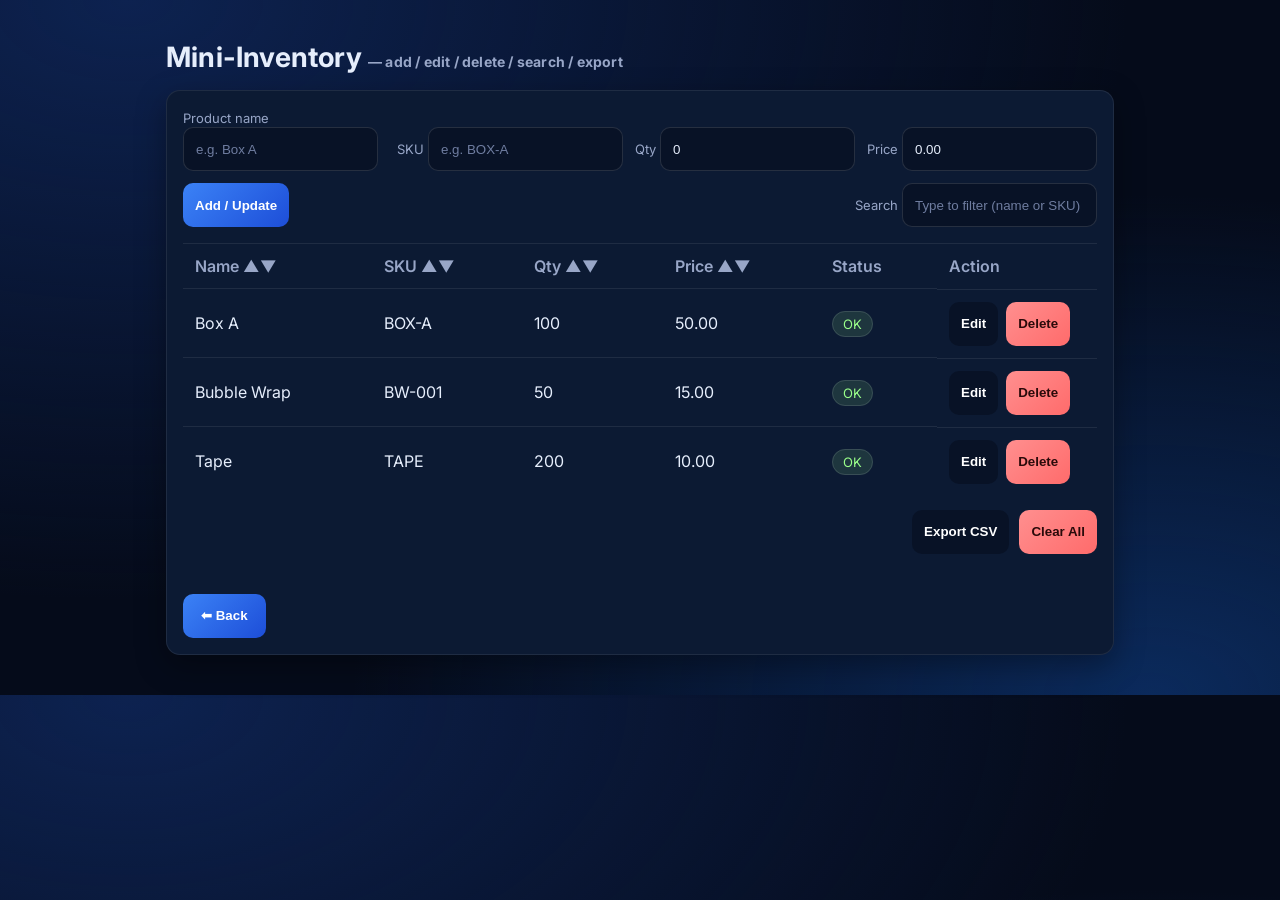
<file: index2.html>
<!DOCTYPE html>
<html lang="en">
<head>
<meta charset="UTF-8" />
<meta name="theme-color" content="#050b1a">
<meta name="viewport" content="width=device-width, initial-scale=1.0"/>
<title>Mini-Inventory</title>
<link rel="preconnect" href="https://fonts.googleapis.com">
<link href="https://fonts.googleapis.com/css2?family=Inter:wght@400;600&display=swap" rel="stylesheet">
<style>
  :root{ --bg:#050b1a; --card:#0c1a33; --text:#e6eefc; --muted:#98a6c7; --accent:#4cc9ff; --danger:#ff6b6b; --ok:#9aff8a;}
  *{ box-sizing:border-box }
  body{ margin:0; font-family:Inter,system-ui,Segoe UI,Arial; background:radial-gradient(1000px 600px at 10% 0%, #0d2250, transparent),radial-gradient(800px 500px at 90% 100%, #0b2a5c, transparent), var(--bg); color:var(--text); }
  .wrap{ max-width:61.25rem; margin:40px auto; padding:0 16px; }
  h1{ margin:0 0 16px; font-size:clamp(1.4rem,1.1rem + 1.2vw,1.75rem); letter-spacing:.2px }
  .bar{ display:flex; gap:12px; flex-wrap:wrap; align-items:end; margin-bottom:16px }
  .card{ background:var(--card); border:1px solid rgba(255,255,255,.08); border-radius:14px; padding:16px; box-shadow:0 10px 30px rgba(0,0,0,.35) }
  label{ font-size:.8125rem; color:var(--muted) }
  input,select,button{ height:42px; border-radius:10px; border:1px solid rgba(255,255,255,.12); background:#081226; color:var(--text); padding:0 12px; outline:none }
  input::placeholder{ color:#6f7da0 }
  button{ background:linear-gradient(135deg,#3b82f6,#1d4ed8); color:#fff; border:none; font-weight:600; cursor:pointer }
  button.secondary{ background:#081226 }
  button.danger{ background:linear-gradient(135deg,#ff8f8f,#ff6b6b); color:#2a0a0a }
  .grow{ flex:1 }
  table{ width:100%; border-collapse:collapse; }
  th,td{ padding:12px; border-top:1px solid rgba(255,255,255,.08); text-align:left; }
  th{ color:var(--muted); font-weight:600; cursor:pointer; user-select:none }
  .row-actions{ display:flex; gap:8px }
  .pill{ padding:4px 10px; border-radius:999px; font-size:.8125rem; border:1px solid rgba(255,255,255,.12)}
  .pill-ok{ background:rgba(154,255,138,.12); color:var(--ok) }
  .pill-low{ background:rgba(255,107,107,.12); color:var(--danger) }
  .footer{ margin-top:14px; display:flex; gap:10px; justify-content:flex-end }
  .table-wrap{ overflow-x:auto; -webkit-overflow-scrolling:touch }
  .goto-btn{ height:42px; padding:0 18px; border-radius:10px; border:none; color:#fff; font-weight:600; cursor:pointer; background:linear-gradient(135deg,#3b82f6,#1d4ed8) }
  @media (min-width:1600px){ html{ font-size:clamp(16px,calc(16px + (100vw - 1600px)*.0075),22px) } }
  button,select,input{ min-height:44px }
  @media (max-width:680px){
    .hide-sm{ display:none }
    .wrap{ margin:20px auto }
    h1{ font-size:22px }
    .bar > div{ flex:1 1 calc(50% - 12px); min-width:0 }
    .bar > .grow, .bar > div:first-child{ flex-basis:100% }
    .bar input, .bar button{ width:100% }
    th,td{ padding:10px 8px }
    .row-actions{ flex-direction:column }
    th:last-child{ width:auto !important }
    .footer{ justify-content:stretch }
    .footer button{ flex:1 }
  }
</style>
</head>
<body>
<div class="wrap">
    
  <h1>Mini-Inventory <span style="font-size:.875rem;color:var(--muted)">— add / edit / delete / search / export</span></h1>

  <!-- Top bar: form + search -->
  <div class="card">
    <div class="bar">
      <div class="grow">
        <label>Product name</label>
        <input id="name" class="grow" placeholder="e.g. Box A" />
      </div>
      <div>
        <label>SKU</label>
        <input id="sku" placeholder="e.g. BOX-A"/>
      </div>
      <div>
        <label>Qty</label>
        <input id="qty" type="number" min="0" value="0"/>
      </div>
      <div>
        <label>Price</label>
        <input id="price" type="number" min="0" step="0.01" value="0.00"/>
      </div>
      <div>
        <button id="btnAdd">Add / Update</button>
      </div>
      <div class="grow" style="text-align:right">
        <label>Search</label>
        <input id="search" class="grow" placeholder="Type to filter (name or SKU)"/>
      </div>
    </div>

    <div class="table-wrap">
    <table id="tbl">
      <thead>
        <tr>
          <th data-sort="name">Name ▲▼</th>
          <th class="hide-sm" data-sort="sku">SKU ▲▼</th>
          <th data-sort="qty">Qty ▲▼</th>
          <th class="hide-sm" data-sort="price">Price ▲▼</th>
          <th>Status</th>
          <th style="width:160px">Action</th>
        </tr>
      </thead>
      <tbody></tbody>
    </table>

    <div class="footer">
      <button id="btnExport" class="secondary">Export CSV</button>
      <button id="btnClear" class="danger">Clear All</button>
    </div>
  </div><br><br>
  <button class="goto-btn" onclick="window.location.href='index.html'">
    ⬅ Back
  </button>
</div>

<script>
/* ===== State & Persistence ===== */
const KEY = "mini_inventory_v1";
let items = load();
let sortBy = "name";
let sortAsc = true;
let editingId = null;

function load(){
  try{ return JSON.parse(localStorage.getItem(KEY)) ?? seed(); }
  catch{ return seed(); }
}
function save(){ localStorage.setItem(KEY, JSON.stringify(items)); }
function seed(){
  return [
    { id: 1, name:"Box A", sku:"BOX-A", qty:100, price:50.00 },
    { id: 2, name:"Tape", sku:"TAPE", qty:200, price:10.00 },
    { id: 3, name:"Bubble Wrap", sku:"BW-001", qty:50, price:15.00 },
  ];
}

/* ===== DOM refs ===== */
const $ = (q)=>document.querySelector(q);
const $tbody = $("#tbl tbody");
const $name = $("#name"), $sku = $("#sku"), $qty = $("#qty"), $price = $("#price");
const $search = $("#search");

/* ===== Render ===== */
function render(){
  const q = $search.value.trim().toLowerCase();
  const data = items
      .filter(x => !q || x.name.toLowerCase().includes(q) || (x.sku||"").toLowerCase().includes(q))
      .sort((a,b)=>{
        const A = (a[sortBy] ?? "").toString().toLowerCase();
        const B = (b[sortBy] ?? "").toString().toLowerCase();
        if(A < B) return sortAsc ? -1 : 1;
        if(A > B) return sortAsc ? 1 : -1;
        return 0;
      });

  $tbody.innerHTML = data.map(x=>`
    <tr>
      <td>${escapeHtml(x.name)}</td>
      <td class="hide-sm">${escapeHtml(x.sku||"")}</td>
      <td>${x.qty}</td>
      <td class="hide-sm">${x.price.toFixed(2)}</td>
      <td>
        <span class="pill ${x.qty>20?'pill-ok':'pill-low'}">
          ${x.qty>20?'OK':'LOW'}
        </span>
      </td>
      <td class="row-actions">
        <button class="secondary" onclick="edit(${x.id})">Edit</button>
        <button class="danger" onclick="removeItem(${x.id})">Delete</button>
      </td>
    </tr>
  `).join("");
}
function escapeHtml(s){ return s.replace(/[&<>"']/g, m=>({ "&":"&amp;","<":"&lt;",">":"&gt;","\"":"&quot;","'":"&#39;" }[m])); }

/* ===== Actions ===== */
function addOrUpdate(){
  const name = $name.value.trim();
  const sku  = $sku.value.trim();
  const qty  = Math.max(0, Number($qty.value||0));
  const price= Math.max(0, Number($price.value||0));

  if(!name){ alert("Please enter product name"); return; }

  if(editingId){
    const i = items.findIndex(x=>x.id===editingId);
    if(i>-1) items[i] = { ...items[i], name, sku, qty, price };
    editingId = null;
    $("#btnAdd").textContent = "Add / Update";
  }else{
    const id = items.length ? Math.max(...items.map(x=>x.id))+1 : 1;
    items.push({ id, name, sku, qty, price });
  }
  clearForm();
  save(); render();
}
function edit(id){
  const x = items.find(x=>x.id===id);
  if(!x) return;
  $name.value = x.name; $sku.value = x.sku||""; $qty.value = x.qty; $price.value = x.price;
  editingId = id; $("#btnAdd").textContent = "Update";
  $name.focus();
}
function removeItem(id){
  if(!confirm("Delete this item?")) return;
  items = items.filter(x=>x.id!==id);
  save(); render();
}
function clearAll(){
  if(!confirm("Clear all items?")) return;
  items = []; save(); render();
}
function clearForm(){ $name.value=""; $sku.value=""; $qty.value="0"; $price.value="0.00"; }

/* ===== Sorting / Search ===== */
document.querySelectorAll("th[data-sort]").forEach(th=>{
  th.addEventListener("click", ()=>{
    const key = th.getAttribute("data-sort");
    if(sortBy === key) sortAsc = !sortAsc; else { sortBy = key; sortAsc = true; }
    render();
  });
});
$search.addEventListener("input", render);

/* ===== Export CSV ===== */
function exportCSV(){
  const rows = [["Name","SKU","Qty","Price"]];
  items.forEach(x=>rows.push([x.name, x.sku||"", x.qty, x.price]));
  const csv = rows.map(r=>r.map(v=>`"${String(v).replace(/"/g,'""')}"`).join(",")).join("\r\n");
  const blob = new Blob([csv], {type:"text/csv;charset=utf-8"});
  const url = URL.createObjectURL(blob);
  const a = document.createElement("a");
  a.href = url; a.download = "inventory.csv"; a.click();
  URL.revokeObjectURL(url);
}

/* ===== Wire events ===== */
$("#btnAdd").addEventListener("click", addOrUpdate);
$("#btnClear").addEventListener("click", clearAll);
$("#btnExport").addEventListener("click", exportCSV);

/* ===== First render ===== */
render();
</script>
</body>
</html>
</file>
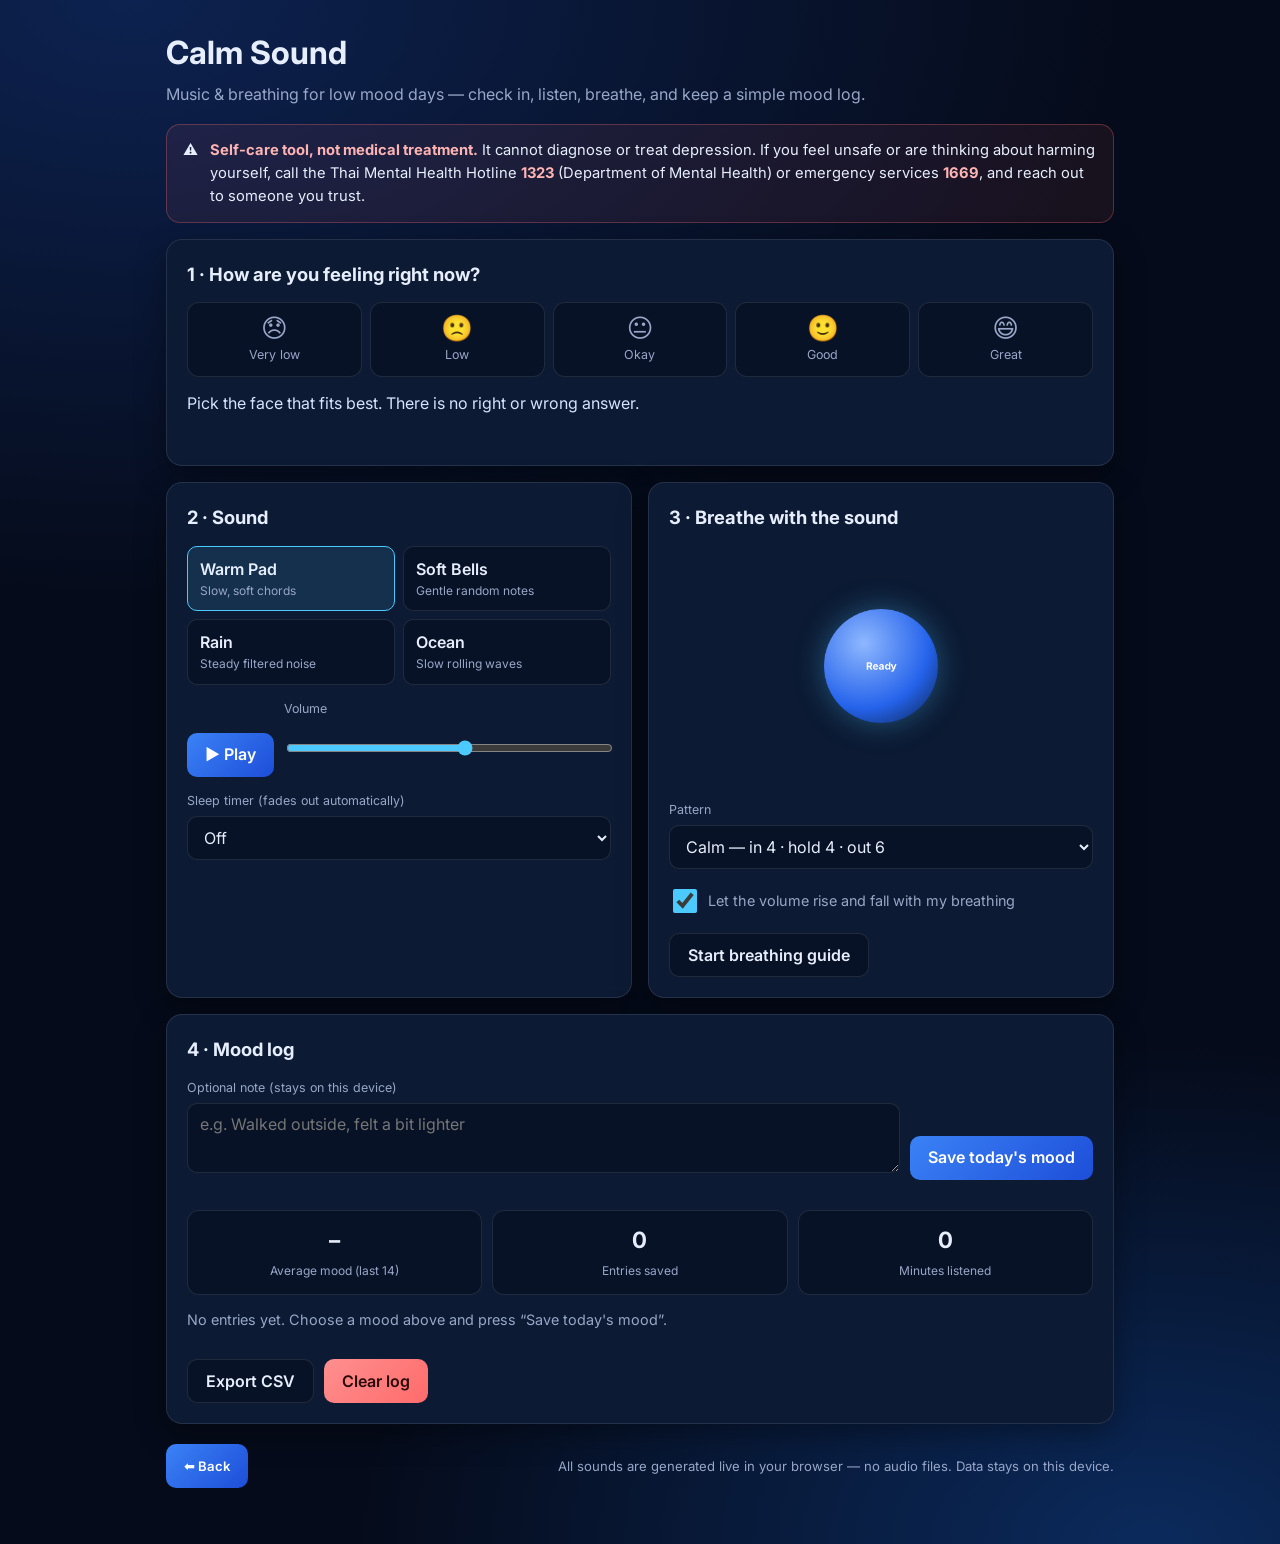
<file: index3.html>
<!DOCTYPE html>
<html lang="en">
<head>
<meta charset="UTF-8" />
<meta name="theme-color" content="#050b1a">
<meta name="viewport" content="width=device-width, initial-scale=1.0"/>
<title>Calm Sound — Music Therapy for Low Mood</title>
<link rel="preconnect" href="https://fonts.googleapis.com">
<link href="https://fonts.googleapis.com/css2?family=Inter:wght@400;600;700&display=swap" rel="stylesheet">
<style>
  :root{
    --bg:#050b1a; --card:#0c1a33; --card2:#081226; --text:#e6eefc; --muted:#98a6c7;
    --accent:#4cc9ff; --accent2:#8fb8ff; --danger:#ff6b6b; --ok:#9aff8a;
    --line:rgba(255,255,255,.1);
  }
  *{ box-sizing:border-box }
  html{ -webkit-text-size-adjust:100% }
  body{
    margin:0; font-family:Inter,system-ui,"Segoe UI",Arial,sans-serif; color:var(--text); line-height:1.55;
    background:radial-gradient(1000px 600px at 10% 0%, #0d2250, transparent),
               radial-gradient(800px 500px at 90% 100%, #0b2a5c, transparent), var(--bg);
    min-height:100vh;
  }
  .wrap{ max-width:61.25rem; margin:0 auto; padding:28px 16px 56px }
  h1{ margin:0 0 4px; font-size:clamp(1.5rem,5vw,2rem) }
  h2{ margin:0 0 14px; font-size:1.15rem }
  .sub{ color:var(--muted); margin:0 0 18px }
  .grid{ display:grid; grid-template-columns:repeat(2,minmax(0,1fr)); gap:16px }
  .full{ grid-column:1 / -1 }
  .card{ background:var(--card); border:1px solid var(--line); border-radius:16px; padding:20px; box-shadow:0 10px 30px rgba(0,0,0,.35); min-width:0 }

  .notice{ display:flex; gap:12px; background:rgba(255,107,107,.08); border:1px solid rgba(255,107,107,.3); border-radius:14px; padding:14px 16px; margin-bottom:16px; font-size:.92rem }
  .notice strong{ color:#ffb4b4 }

  button, select, input, textarea{ font:inherit; color:var(--text) }
  button{ min-height:44px; padding:0 18px; border:none; border-radius:10px; font-weight:600; cursor:pointer; color:#fff; background:linear-gradient(135deg,#3b82f6,#1d4ed8) }
  button.secondary{ background:var(--card2); color:var(--text); border:1px solid var(--line) }
  button.danger{ background:linear-gradient(135deg,#ff8f8f,#ff6b6b); color:#2a0a0a }
  button:disabled{ opacity:.5; cursor:not-allowed }
  button:focus-visible, select:focus-visible, input:focus-visible, textarea:focus-visible, .mood input:focus-visible + span{ outline:2px solid var(--accent); outline-offset:2px }
  select, textarea, input[type=text]{ width:100%; min-height:44px; background:var(--card2); border:1px solid var(--line); border-radius:10px; padding:8px 12px }
  textarea{ resize:vertical; min-height:70px }
  label.l{ display:block; font-size:.78rem; color:var(--muted); margin:0 0 6px }

  /* mood picker */
  .moods{ display:grid; grid-template-columns:repeat(5,minmax(0,1fr)); gap:8px; border:0; padding:0; margin:0 }
  .moods legend{ padding:0; margin-bottom:10px; font-weight:600 }
  .mood{ position:relative }
  .mood input{ position:absolute; opacity:0; inset:0; cursor:pointer; margin:0; width:100%; height:100% }
  .mood span{ min-height:44px; display:flex; flex-direction:column; align-items:center; gap:4px; padding:12px 4px; border-radius:12px; background:var(--card2); border:1px solid var(--line); font-size:.78rem; color:var(--muted); text-align:center; transition:border-color .2s, background .2s }
  .mood span b{ font-size:1.6rem; line-height:1 }
  .mood input:checked + span{ border-color:var(--accent); background:rgba(76,201,255,.12); color:var(--text) }
  #moodMsg{ margin:14px 0 0; min-height:3em; color:#d6e2ff }
  #suggest{ margin:6px 0 0; color:var(--accent2); font-size:.92rem }

  /* player */
  .row{ display:flex; gap:10px; flex-wrap:wrap; align-items:end }
  .row > *{ min-width:0 }
  .grow{ flex:1 1 180px }
  .presets{ display:grid; grid-template-columns:repeat(2,minmax(0,1fr)); gap:8px; margin-bottom:14px }
  .preset{ text-align:left; background:var(--card2); color:var(--text); border:1px solid var(--line); padding:10px 12px; min-height:60px }
  .preset small{ display:block; font-weight:400; color:var(--muted); font-size:.75rem }
  .preset[aria-pressed=true]{ border-color:var(--accent); background:rgba(76,201,255,.12) }
  input[type=range]{ width:100%; accent-color:var(--accent); min-height:44px }
  .status{ color:var(--muted); font-size:.88rem; margin:10px 0 0; min-height:1.4em }

  /* breathing */
  .breath-stage{ display:grid; place-items:center; height:210px; margin:6px 0 14px }
  .orb{ width:170px; height:170px; border-radius:50%; display:grid; place-items:center; text-align:center;
        background:radial-gradient(circle at 35% 30%, #8fb8ff, #2563eb 60%, #0a1f44 100%);
        box-shadow:0 0 50px rgba(76,201,255,.35); transform:scale(.6); will-change:transform }
  .orb .t{ font-weight:700; font-size:1.05rem; color:#fff }
  .orb .n{ font-size:1.6rem; color:#fff }
  .reduce .orb{ transform:none !important; transition:none !important }
  .check{ display:flex; align-items:center; gap:8px; font-size:.9rem; color:var(--muted); margin:10px 0 }
  .check{ min-height:44px }
  .check input{ width:24px; height:24px; accent-color:var(--accent); flex:0 0 auto }

  /* log */
  .stats{ display:grid; grid-template-columns:repeat(3,minmax(0,1fr)); gap:10px; margin-bottom:14px }
  .stat{ background:var(--card2); border:1px solid var(--line); border-radius:12px; padding:12px; text-align:center }
  .stat b{ display:block; font-size:1.4rem }
  .stat span{ font-size:.75rem; color:var(--muted) }
  .chart{ width:100%; height:auto; background:var(--card2); border:1px solid var(--line); border-radius:12px }
  .empty{ color:var(--muted); font-size:.9rem; margin:8px 0 }
  ul.log{ list-style:none; margin:14px 0 0; padding:0; display:flex; flex-direction:column; gap:8px }
  ul.log li{ display:flex; gap:12px; align-items:center; background:var(--card2); border:1px solid var(--line); border-radius:12px; padding:10px 12px }
  ul.log .e{ font-size:1.5rem }
  ul.log .m{ flex:1; min-width:0; font-size:.86rem }
  ul.log .m small{ color:var(--muted); display:block }
  ul.log .m p{ margin:2px 0 0; overflow-wrap:anywhere }
  ul.log button{ min-height:36px; padding:0 12px; font-size:.8rem }

  .foot{ margin-top:20px; display:flex; gap:12px; flex-wrap:wrap; align-items:center; justify-content:space-between; color:var(--muted); font-size:.82rem }
  .goto-btn{ height:44px }

  @media (max-width:720px){
    .grid{ grid-template-columns:1fr }
    .card{ padding:16px }
    .moods{ gap:6px }
    .mood span{ padding:10px 2px; font-size:.75rem }
    .mood span b{ font-size:1.35rem }
    .presets{ grid-template-columns:1fr 1fr }
    .notice{ font-size:.86rem }
    ul.log li{ flex-wrap:wrap }
  }
  @media (max-width:360px){ .presets{ grid-template-columns:1fr } }
  @media (min-width:1600px){ html{ font-size:clamp(16px,calc(16px + (100vw - 1600px)*.0075),22px) } }
  .breath-stage{ height:clamp(190px,45vw,240px) }
  .orb{ width:clamp(140px,38vw,190px); height:clamp(140px,38vw,190px) }
  @media (prefers-reduced-motion:reduce){ *{ transition:none !important } }
</style>
</head>
<body>
<div class="wrap" id="app">

  <h1>Calm Sound</h1>
  <p class="sub">Music &amp; breathing for low mood days — check in, listen, breathe, and keep a simple mood log.</p>

  <div class="notice" role="note">
    <span aria-hidden="true">⚠️</span>
    <p style="margin:0"><strong>Self-care tool, not medical treatment.</strong> It cannot diagnose or treat depression. If you feel unsafe or are thinking about harming yourself, call the Thai Mental Health Hotline <strong>1323</strong> (Department of Mental Health) or emergency services <strong>1669</strong>, and reach out to someone you trust.</p>
  </div>

  <div class="grid">

    <!-- 1. Mood check-in -->
    <section class="card full" aria-labelledby="h-mood">
      <h2 id="h-mood">1 · How are you feeling right now?</h2>
      <fieldset class="moods" id="moods">
        <legend class="sr" style="position:absolute;left:-9999px">Choose your mood</legend>
      </fieldset>
      <p id="moodMsg" aria-live="polite">Pick the face that fits best. There is no right or wrong answer.</p>
      <p id="suggest"></p>
    </section>

    <!-- 2. Sound -->
    <section class="card" aria-labelledby="h-sound">
      <h2 id="h-sound">2 · Sound</h2>
      <div class="presets" id="presets"></div>
      <div class="row">
        <button id="btnPlay" type="button">▶ Play</button>
        <div class="grow">
          <label class="l" for="vol">Volume</label>
          <input id="vol" type="range" min="0" max="100" value="55" />
        </div>
      </div>
      <div style="margin-top:14px">
        <label class="l" for="sleep">Sleep timer (fades out automatically)</label>
        <select id="sleep">
          <option value="0">Off</option>
          <option value="15">15 minutes</option>
          <option value="30">30 minutes</option>
          <option value="45">45 minutes</option>
          <option value="60">60 minutes</option>
        </select>
      </div>
      <p class="status" id="soundStatus" aria-live="polite"></p>
    </section>

    <!-- 3. Breathing -->
    <section class="card" aria-labelledby="h-breath">
      <h2 id="h-breath">3 · Breathe with the sound</h2>
      <div class="breath-stage"><div class="orb" id="orb"><div><div class="t" id="bText" aria-live="polite">Ready</div><div class="n" id="bNum"></div></div></div></div>
      <label class="l" for="pattern">Pattern</label>
      <select id="pattern">
        <option value="calm">Calm — in 4 · hold 4 · out 6</option>
        <option value="long">Long exhale — in 4 · out 8</option>
        <option value="box">Box — in 4 · hold 4 · out 4 · hold 4</option>
      </select>
      <label class="check"><input type="checkbox" id="sync" checked /> Let the volume rise and fall with my breathing</label>
      <div class="row">
        <button id="btnBreath" type="button" class="secondary">Start breathing guide</button>
        <span id="cycles" class="status" style="margin:0"></span>
      </div>
    </section>

    <!-- 4. Log -->
    <section class="card full" aria-labelledby="h-log">
      <h2 id="h-log">4 · Mood log</h2>
      <div class="row">
        <div class="grow">
          <label class="l" for="note">Optional note (stays on this device)</label>
          <textarea id="note" maxlength="200" placeholder="e.g. Walked outside, felt a bit lighter"></textarea>
        </div>
        <button id="btnSave" type="button">Save today's mood</button>
      </div>
      <p class="status" id="saveStatus" aria-live="polite"></p>

      <div class="stats" id="stats"></div>
      <div id="chartBox"></div>
      <ul class="log" id="logList"></ul>
      <div class="row" style="margin-top:14px">
        <button id="btnExport" type="button" class="secondary">Export CSV</button>
        <button id="btnClear" type="button" class="danger">Clear log</button>
      </div>
    </section>
  </div>

  <div class="foot">
    <button class="goto-btn" type="button" onclick="window.location.href='index.html'">⬅ Back</button>
    <span>All sounds are generated live in your browser — no audio files. Data stays on this device.</span>
  </div>
</div>

<script>
"use strict";
/* ============ Data ============ */
const MOODS = [
  { v:1, e:"😞", t:"Very low", msg:"Thank you for checking in. Heavy days happen. Try something slow and warm, and a few gentle breaths — small steps count.", preset:"pad" },
  { v:2, e:"🙁", t:"Low",      msg:"A low day. Something soft and steady may help you settle a little.", preset:"ocean" },
  { v:3, e:"😐", t:"Okay",     msg:"Feeling so-so is okay too. Let's keep things light and calm.", preset:"bells" },
  { v:4, e:"🙂", t:"Good",     msg:"Nice. A little calm sound can help you keep that going.", preset:"rain" },
  { v:5, e:"😄", t:"Great",    msg:"Lovely. Enjoy it — a gentle soundscape is a nice way to savour the moment.", preset:"bells" }
];
const PRESETS = {
  pad:   { name:"Warm Pad",    desc:"Slow, soft chords" },
  bells: { name:"Soft Bells",  desc:"Gentle random notes" },
  rain:  { name:"Rain",        desc:"Steady filtered noise" },
  ocean: { name:"Ocean",       desc:"Slow rolling waves" }
};
const PATTERNS = {
  calm: [["Breathe in",4,1],["Hold",4,1],["Breathe out",6,0]],
  long: [["Breathe in",4,1],["Breathe out",8,0]],
  box:  [["Breathe in",4,1],["Hold",4,1],["Breathe out",4,0],["Hold",4,0]]
};
const KEY = "calm_sound_log_v1";

/* ============ Helpers ============ */
const $ = (id)=>document.getElementById(id);
const reduceMotion = window.matchMedia && matchMedia("(prefers-reduced-motion: reduce)").matches;
if (reduceMotion) $("app").classList.add("reduce");

function loadLog(){ try{ const a=JSON.parse(localStorage.getItem(KEY)); return Array.isArray(a)?a:[]; }catch{ return []; } }
function saveLog(a){ try{ localStorage.setItem(KEY, JSON.stringify(a)); }catch{} }
let log = loadLog();

let mood = null;            // selected mood object
let presetKey = "pad";
let listenedSec = 0;        // since last save

/* ============ Mood UI ============ */
(function buildMoods(){
  const box = $("moods");
  MOODS.forEach(m=>{
    const lab = document.createElement("label"); lab.className="mood";
    const inp = document.createElement("input"); inp.type="radio"; inp.name="mood"; inp.value=m.v;
    inp.addEventListener("change", ()=>chooseMood(m));
    const span = document.createElement("span");
    const b = document.createElement("b"); b.textContent=m.e; b.setAttribute("aria-hidden","true");
    span.append(b, document.createTextNode(m.t));
    lab.append(inp, span); box.append(lab);
  });
})();
function chooseMood(m){
  mood = m;
  $("moodMsg").textContent = m.msg;
  const pat = (m.v<=2) ? "long" : "calm";
  $("pattern").value = pat;
  const patName = $("pattern").options[$("pattern").selectedIndex].text.split(" — ")[0];
  $("suggest").textContent = "Suggested to start: " + PRESETS[m.preset].name + " + the “" + patName + "” breathing pattern. Change anything you like.";
  selectPreset(m.preset, true);
}

/* ============ Audio engine (Web Audio, no files) ============ */
let ctx=null, master=null, bus=null, current=null, playing=false;
const noiseCache = {};

function ensureCtx(){
  if(!ctx){
    const AC = window.AudioContext || window.webkitAudioContext;
    ctx = new AC();
    const comp = ctx.createDynamicsCompressor();
    master = ctx.createGain(); master.gain.value = 0;
    bus = ctx.createGain(); bus.gain.value = 1;       // breathing swell lives here
    bus.connect(master); master.connect(comp); comp.connect(ctx.destination);
  }
  if(ctx.state==="suspended") ctx.resume();
}
function noiseBuf(type){
  if(noiseCache[type]) return noiseCache[type];
  const len = ctx.sampleRate*6, buf = ctx.createBuffer(1,len,ctx.sampleRate), d = buf.getChannelData(0);
  let last=0,b0=0,b1=0,b2=0,b3=0,b4=0,b5=0,b6=0;
  for(let i=0;i<len;i++){
    const w=Math.random()*2-1;
    if(type==="brown"){ last=(last+0.02*w)/1.02; d[i]=last*3.5; }
    else { b0=.99886*b0+w*.0555179; b1=.99332*b1+w*.0750759; b2=.969*b2+w*.153852; b3=.8665*b3+w*.3104856; b4=.55*b4+w*.5329522; b5=-.7616*b5-w*.016898;
           d[i]=(b0+b1+b2+b3+b4+b5+b6+w*.5362)*.11; b6=w*.115926; }
  }
  return (noiseCache[type]=buf);
}
function loopSrc(type){ const s=ctx.createBufferSource(); s.buffer=noiseBuf(type); s.loop=true; s.start(); return s; }
function safeStop(n){ try{ n.stop(); }catch{} }

const BUILD = {
  pad(out){
    const filt=ctx.createBiquadFilter(); filt.type="lowpass"; filt.frequency.value=900; filt.Q.value=.4; filt.connect(out);
    const lfo=ctx.createOscillator(); lfo.frequency.value=.06; const lg=ctx.createGain(); lg.gain.value=260; lfo.connect(lg); lg.connect(filt.frequency); lfo.start();
    const chords=[[110,164.81,220,261.63,329.63],[87.31,130.81,174.61,220,261.63],[130.81,196,261.63,329.63,392],[98,146.83,196,246.94,293.66]];
    let idx=0, active=null;
    function voices(freqs){
      const g=ctx.createGain(); g.gain.value=0; g.connect(filt); const oscs=[];
      freqs.forEach(f=>[-5,5].forEach(c=>{ const o=ctx.createOscillator(); o.type="sine"; o.frequency.value=f; o.detune.value=c;
        const og=ctx.createGain(); og.gain.value=.05; o.connect(og); og.connect(g); o.start(); oscs.push(o); }));
      return {g,oscs};
    }
    function next(){
      const t=ctx.currentTime, v=voices(chords[idx++%chords.length]);
      v.g.gain.setValueAtTime(0,t); v.g.gain.linearRampToValueAtTime(1,t+6);
      if(active){ const o=active; o.g.gain.cancelScheduledValues(t); o.g.gain.setValueAtTime(o.g.gain.value,t); o.g.gain.linearRampToValueAtTime(0,t+6);
        setTimeout(()=>{ o.oscs.forEach(safeStop); o.g.disconnect(); },6500); }
      active=v;
    }
    next(); const timer=setInterval(next,12000);
    return ()=>{ clearInterval(timer); safeStop(lfo); if(active) active.oscs.forEach(safeStop); };
  },
  bells(out){
    const delay=ctx.createDelay(2); delay.delayTime.value=.55;
    const fb=ctx.createGain(); fb.gain.value=.4;
    const lp=ctx.createBiquadFilter(); lp.type="lowpass"; lp.frequency.value=2200;
    delay.connect(lp); lp.connect(fb); fb.connect(delay); lp.connect(out);
    const dry=ctx.createGain(); dry.gain.value=.7; dry.connect(out);
    const send=ctx.createGain(); send.gain.value=.6; send.connect(delay);
    const scale=[220,261.63,293.66,329.63,392,440,523.25];
    let timer;
    function note(){
      const f=scale[Math.floor(Math.random()*scale.length)], t=ctx.currentTime;
      const o=ctx.createOscillator(); o.type="sine"; o.frequency.value=f;
      const o2=ctx.createOscillator(); o2.type="sine"; o2.frequency.value=f*2;
      const g=ctx.createGain(); g.gain.setValueAtTime(0,t); g.gain.linearRampToValueAtTime(.22,t+.03); g.gain.exponentialRampToValueAtTime(.0008,t+4.5);
      const g2=ctx.createGain(); g2.gain.value=.25;
      o.connect(g); o2.connect(g2); g2.connect(g); g.connect(dry); g.connect(send);
      o.start(t); o2.start(t); o.stop(t+4.7); o2.stop(t+4.7);
      timer=setTimeout(note, 2200+Math.random()*3800);
    }
    note();
    return ()=>clearTimeout(timer);
  },
  rain(out){
    const a=loopSrc("pink"), hp=ctx.createBiquadFilter(); hp.type="highpass"; hp.frequency.value=500;
    const lp=ctx.createBiquadFilter(); lp.type="lowpass"; lp.frequency.value=7000;
    const ga=ctx.createGain(); ga.gain.value=.45; a.connect(hp); hp.connect(lp); lp.connect(ga); ga.connect(out);
    const b=loopSrc("brown"), lb=ctx.createBiquadFilter(); lb.type="lowpass"; lb.frequency.value=320;
    const gb=ctx.createGain(); gb.gain.value=.35; b.connect(lb); lb.connect(gb); gb.connect(out);
    return ()=>{ safeStop(a); safeStop(b); };
  },
  ocean(out){
    const s=loopSrc("brown"), lp=ctx.createBiquadFilter(); lp.type="lowpass"; lp.frequency.value=650;
    const g=ctx.createGain(); g.gain.value=.55; s.connect(lp); lp.connect(g); g.connect(out);
    const lfo=ctx.createOscillator(); lfo.frequency.value=.09; const lg=ctx.createGain(); lg.gain.value=.35; lfo.connect(lg); lg.connect(g.gain); lfo.start();
    return ()=>{ safeStop(s); safeStop(lfo); };
  }
};

function startPreset(key){
  const out=ctx.createGain(); out.gain.value=0; out.connect(bus);
  const cleanup=BUILD[key](out);
  const t=ctx.currentTime; out.gain.setValueAtTime(0,t); out.gain.linearRampToValueAtTime(1,t+3);
  current={key,out,cleanup};
}
function stopPreset(fade){
  if(!current) return;
  const c=current; current=null;
  const t = ctx.currentTime;
  c.out.gain.cancelScheduledValues(t); c.out.gain.setValueAtTime(c.out.gain.value,t); c.out.gain.linearRampToValueAtTime(0,t+fade);
  setTimeout(()=>{ try{ c.cleanup(); }catch{} c.out.disconnect(); }, fade*1000+150);
}
function setVolume(){ if(!ctx) return; const v=$("vol").value/100; master.gain.setTargetAtTime(playing? v*v*0.9 : 0, ctx.currentTime, .15); }

/* ============ Player controls ============ */
function buildPresets(){
  const box=$("presets");
  Object.entries(PRESETS).forEach(([k,p])=>{
    const b=document.createElement("button"); b.type="button"; b.className="preset"; b.dataset.k=k; b.setAttribute("aria-pressed","false");
    b.textContent=p.name; const s=document.createElement("small"); s.textContent=p.desc; b.append(s);
    b.addEventListener("click", ()=>selectPreset(k,false));
    box.append(b);
  });
}
function selectPreset(k, fromMood){
  presetKey=k;
  document.querySelectorAll(".preset").forEach(b=>b.setAttribute("aria-pressed", b.dataset.k===k ? "true":"false"));
  if(playing){ stopPreset(1.5); startPreset(k); }
  if(!fromMood) $("soundStatus").textContent = playing ? "Now playing: "+PRESETS[k].name : "Selected: "+PRESETS[k].name+". Press Play to listen.";
}
function play(){
  ensureCtx(); playing=true;
  startPreset(presetKey); setVolume();
  $("btnPlay").textContent="⏸ Pause";
  $("soundStatus").textContent="Now playing: "+PRESETS[presetKey].name;
  armSleep();
}
function pause(fade){
  if(!playing) return; playing=false;
  stopPreset(fade||1.5);
  if(ctx) master.gain.setTargetAtTime(0, ctx.currentTime, (fade||1.5)/3);
  $("btnPlay").textContent="▶ Play";
  clearSleep();
}
$("btnPlay").addEventListener("click", ()=> playing ? (pause(1.5), $("soundStatus").textContent="Paused.") : play());
$("vol").addEventListener("input", setVolume);

/* sleep timer */
let sleepTimer=null, sleepEnd=0;
function clearSleep(){ clearInterval(sleepTimer); sleepTimer=null; }
function armSleep(){
  clearSleep();
  const mins=Number($("sleep").value);
  if(!playing || !mins) return;
  sleepEnd=Date.now()+mins*60000;
  const tick=()=>{
    const left=Math.max(0, sleepEnd-Date.now());
    if(left<=0){ pause(8); $("soundStatus").textContent="Sleep timer finished — sound faded out."; return; }
    const m=Math.floor(left/60000), s=Math.floor(left/1000)%60;
    $("soundStatus").textContent="Now playing: "+PRESETS[presetKey].name+" · fades out in "+m+":"+String(s).padStart(2,"0");
  };
  tick(); sleepTimer=setInterval(tick,1000);
}
$("sleep").addEventListener("change", armSleep);

/* listening time (counts only while playing) */
setInterval(()=>{ if(playing) listenedSec++; },1000);

/* ============ Breathing guide ============ */
let breathing=false, bTimer=null, cTimer=null, cycleCount=0;
function runPhase(steps,i){
  if(!breathing) return;
  const [label,secs,grow]=steps[i%steps.length];
  if(i%steps.length===0 && i>0){ cycleCount++; $("cycles").textContent=cycleCount+" cycle"+(cycleCount>1?"s":"")+" done"; }
  $("bText").textContent=label;
  const orb=$("orb");
  if(!reduceMotion){
    orb.style.transition="transform "+secs+"s ease-in-out";
    orb.style.transform="scale("+(grow?1:.6)+")";
  }
  if(ctx && playing && $("sync").checked){
    const t=ctx.currentTime, g=bus.gain;
    g.cancelScheduledValues(t); g.setValueAtTime(g.value,t);
    g.linearRampToValueAtTime(grow?1:.55, t+secs);
  }
  let left=secs; $("bNum").textContent=left;
  clearInterval(cTimer);
  cTimer=setInterval(()=>{ left--; if(left>0) $("bNum").textContent=left; },1000);
  bTimer=setTimeout(()=>runPhase(steps,i+1), secs*1000);
}
function startBreath(){
  breathing=true; cycleCount=0; $("cycles").textContent="";
  $("btnBreath").textContent="Stop breathing guide";
  const steps=PATTERNS[$("pattern").value];
  const orb=$("orb"); if(!reduceMotion){ orb.style.transition="none"; orb.style.transform="scale(.6)"; void orb.offsetWidth; }
  runPhase(steps,0);
}
function stopBreath(){
  breathing=false; clearTimeout(bTimer); clearInterval(cTimer);
  $("btnBreath").textContent="Start breathing guide";
  $("bText").textContent="Ready"; $("bNum").textContent="";
  if(!reduceMotion){ const o=$("orb"); o.style.transition="transform 1.5s ease-in-out"; o.style.transform="scale(.6)"; }
  if(ctx){ const t=ctx.currentTime; bus.gain.cancelScheduledValues(t); bus.gain.setValueAtTime(bus.gain.value,t); bus.gain.linearRampToValueAtTime(1,t+2); }
}
$("btnBreath").addEventListener("click", ()=> breathing ? stopBreath() : startBreath());
$("pattern").addEventListener("change", ()=>{ if(breathing){ stopBreath(); startBreath(); } });

/* ============ Mood log ============ */
function fmtDate(ts){ const d=new Date(ts); return d.toLocaleDateString(undefined,{day:"numeric",month:"short"})+" "+d.toLocaleTimeString(undefined,{hour:"2-digit",minute:"2-digit"}); }
function renderLog(){
  const last=log.slice(-14);
  const stats=$("stats"); stats.textContent="";
  const avg = last.length ? (last.reduce((s,x)=>s+x.mood,0)/last.length).toFixed(1) : "–";
  const mins = Math.round(log.reduce((s,x)=>s+(x.sec||0),0)/60);
  [[avg,"Average mood (last 14)"],[log.length,"Entries saved"],[mins,"Minutes listened"]].forEach(([n,l])=>{
    const d=document.createElement("div"); d.className="stat"; const b=document.createElement("b"); b.textContent=n; const s=document.createElement("span"); s.textContent=l; d.append(b,s); stats.append(d);
  });
  const box=$("chartBox"); box.textContent="";
  if(last.length<2){ const p=document.createElement("p"); p.className="empty"; p.textContent = log.length ? "Save one more entry to see your mood chart." : "No entries yet. Choose a mood above and press “Save today's mood”."; box.append(p); }
  else{
    const W=640,H=220,pl=34,pr=14,pt=14,pb=28, n=last.length;
    const x=i=>pl+(n===1?0:i*(W-pl-pr)/(n-1)), y=v=>pt+(5-v)*(H-pt-pb)/4;
    let g='';
    for(let v=1;v<=5;v++) g+='<line x1="'+pl+'" x2="'+(W-pr)+'" y1="'+y(v)+'" y2="'+y(v)+'" stroke="rgba(255,255,255,.1)"/><text x="'+(pl-10)+'" y="'+(y(v)+4)+'" fill="#98a6c7" font-size="11" text-anchor="end">'+v+'</text>';
    const pts=last.map((e,i)=>x(i)+","+y(e.mood)).join(" ");
    g+='<polyline points="'+pts+'" fill="none" stroke="#4cc9ff" stroke-width="2.5" stroke-linejoin="round"/>';
    last.forEach((e,i)=>{ g+='<circle cx="'+x(i)+'" cy="'+y(e.mood)+'" r="4.5" fill="#8fb8ff"/>'; });
    const dl=ts=>new Date(ts).toLocaleDateString(undefined,{day:"numeric",month:"short"});
    g+='<text x="'+pl+'" y="'+(H-8)+'" fill="#98a6c7" font-size="11">'+dl(last[0].ts)+'</text><text x="'+(W-pr)+'" y="'+(H-8)+'" fill="#98a6c7" font-size="11" text-anchor="end">'+dl(last[n-1].ts)+'</text>';
    box.innerHTML='<svg class="chart" viewBox="0 0 '+W+' '+H+'" role="img" aria-label="Line chart of your last '+n+' mood entries, scale 1 very low to 5 great">'+g+'</svg>';
  }
  const ul=$("logList"); ul.textContent="";
  log.slice().reverse().slice(0,10).forEach(e=>{
    const li=document.createElement("li");
    const em=document.createElement("span"); em.className="e"; em.textContent=MOODS[e.mood-1].e; em.setAttribute("aria-hidden","true");
    const m=document.createElement("div"); m.className="m";
    const t=document.createElement("b"); t.textContent=MOODS[e.mood-1].t;
    const sm=document.createElement("small"); sm.textContent=fmtDate(e.ts)+(e.sec?" · listened "+Math.max(1,Math.round(e.sec/60))+" min":"")+(e.preset?" · "+e.preset:"");
    m.append(t,sm);
    if(e.note){ const p=document.createElement("p"); p.textContent=e.note; m.append(p); }
    const del=document.createElement("button"); del.type="button"; del.className="secondary"; del.textContent="Delete"; del.setAttribute("aria-label","Delete entry from "+fmtDate(e.ts));
    del.addEventListener("click", ()=>{ if(!confirm("Delete this entry?")) return; log=log.filter(x=>x.ts!==e.ts); saveLog(log); renderLog(); });
    li.append(em,m,del); ul.append(li);
  });
}
$("btnSave").addEventListener("click", ()=>{
  if(!mood){ $("saveStatus").textContent="Please choose how you feel in step 1 first."; return; }
  log.push({ ts:Date.now(), mood:mood.v, preset:PRESETS[presetKey].name, sec:listenedSec, note:$("note").value.trim() });
  saveLog(log); listenedSec=0; $("note").value="";
  $("saveStatus").textContent="Saved. Thank you for checking in with yourself.";
  renderLog();
});
$("btnClear").addEventListener("click", ()=>{ if(!log.length || !confirm("Clear the whole mood log?")) return; log=[]; saveLog(log); renderLog(); });
$("btnExport").addEventListener("click", ()=>{
  const rows=[["Date","Mood (1-5)","Mood","Sound","Seconds listened","Note"]];
  log.forEach(e=>rows.push([new Date(e.ts).toISOString(), e.mood, MOODS[e.mood-1].t, e.preset||"", e.sec||0, e.note||""]));
  const csv=rows.map(r=>r.map(v=>'"'+String(v).replace(/"/g,'""')+'"').join(",")).join("\r\n");
  const url=URL.createObjectURL(new Blob(["\ufeff"+csv],{type:"text/csv;charset=utf-8"}));
  const a=document.createElement("a"); a.href=url; a.download="mood-log.csv"; a.click(); URL.revokeObjectURL(url);
});

/* ============ Init ============ */
buildPresets(); selectPreset("pad", true); renderLog();
</script>
</body>
</html>
</file>
